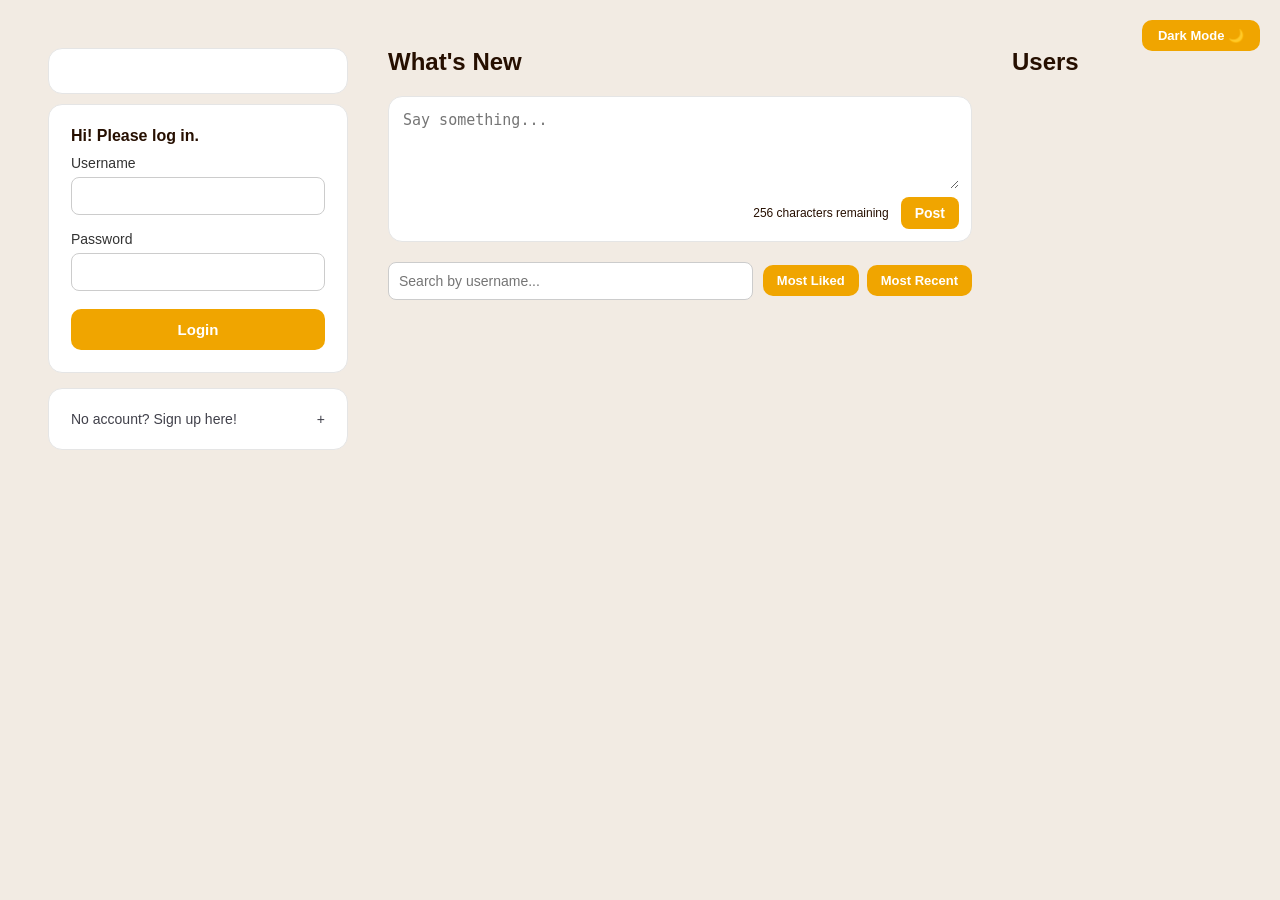
<file: src/main/resources/index.html>
<html>

<head>

  <meta charset="utf-8" />

  <!-- link style.css -->
  <link rel="stylesheet" href="style.css">

</head>

<body>
  <button id="dark-mode-btn" onclick="toggleDarkMode()">Dark Mode 🌙 </button>
  <!-- user authentication section -->
  <div class="auth-sidebar">
    <div id="connection-status-display" class="card"></div>

    <div id="error-message" class="card hidden"></div>

    <!-- login -->
    <div id="input-name" class="card">
      <div style="margin-bottom: 10px; font-weight: bold">
        Hi! Please log in.
      </div>

      <label>Username</label>
      <input type="text" id="username" autocomplete="off" />

      <label>Password</label>
      <input type="password" id="password" autocomplete="off" />

      <button onclick="loginButton()">Login</button>
    </div>

    <!--LOG OUT-->
    <button id="logout-btn" onclick="logoutButton()" hidden>
      LOG OUT
    </button>

    <!-- SIGNUP -->
    <div id="div-signup" class="card">
      <div class="signup-trigger" onclick="toggleDropdown()">
        <span>No account? Sign up here!</span>
        <span id="plus-icon">+</span>
      </div>

      <div id="signup-fields">
        <label>Username</label>
        <input type="text" id="signup-user" />

        <label>Password</label>
        <input type="password" id="signup-pass" />

        <label>Confirm Password</label>
        <input type="password" id="signup-confirm" />

        <button onclick="signupButton()">Create Account</button>
      </div>
    </div>
  </div>

  <!-- MAIN AREA -->
  <div id="main-area">
    <!-- middle column -->
    <div id="middle">
      <h2>What's New</h2>

      <div id="message-bar" hidden>
        <textarea id="sendMsg" placeholder="Say something..."></textarea>

        <!-- aligning button and char counter to the right under posting field -->
        <div class="message-footer">
          <span id="charCounter">256 characters remaining</span>
          <button id="sendButton" onclick="postButton()">Post</button>
        </div>
      </div>

      <!-- sort and username search controls (shown after login) -->
      <div id="feed-controls" hidden>
        <input id="username-search" placeholder="Search by username..." oninput="filterByUsername()" />
        <div class="sort-buttons">
          <button class="sort-btn" onclick="sortByLikes()">Most Liked</button>
          <button class="sort-btn" onclick="sortByRecent()">Most Recent</button>
        </div>
      </div>
<div id="feed"></div>
    </div>  <!-- closes #middle -->

    <!-- right column -->
    <div id="right">
      <h2>Users</h2>
      <div id="online-users"></div>
      <div id="offline-users"></div>
    </div>

  </div>  <!-- closes #main-area -->

  <!-- link script.js -->
  <script src="script.js"></script>

</body>
</html>
</file>
<file: src/main/resources/style.css>
/* website background styling */
      body {
        background-color: #f2ebe3;
        display: flex;
        padding: 40px;
        font-family: sans-serif;
      }

      .auth-sidebar {
        width: 300px;
      }

      /* card to compartmentalize sections styling */
      .card {
        background: white;
        border: 1px solid #e5e5e5;
        border-radius: 14px;
        padding: 22px;
        margin-bottom: 15px;
        color: #260f00;
      }

      /* input fields label styling */
      label {
        font-size: 14px;
        color: #333;
        display: block;
        margin-top: 10px;
      }

      /* input fields styling */
      input {
        width: 100%;
        padding: 10px;
        margin: 6px 0;
        box-sizing: border-box;
        border: 1px solid #ccc;
        border-radius: 8px;
        font-size: 14px;
      }

      /* buttons styling */
      button {
        width: 100%;
        padding: 12px;
        background: #f0a500;
        color: white;
        border: none;
        border-radius: 10px;
        cursor: pointer;
        font-weight: bold;
        margin-top: 12px;
        font-size: 15px;
      }

      /* buttons hover styling */
      button:hover {
        background: #d17102;
      }

      /* sign up styling */
      #signup-fields {
        display: none;
        margin-top: 15px;
        border-top: 1px solid;
      }

      .signup-trigger {
        display: flex;
        justify-content: space-between;
        align-items: center;
        cursor: pointer;
        color: #40404a;
        font-size: 14px;
      }

      #main-area {
        display: flex;
        flex: 1;
        margin-left: 40px;
      }

      #middle {
        flex: 1;
        margin-right: 40px;
        color: #260f00;
      }

      #middle h2 {
        margin-top: 0;
        font-size: 24px;
        font-weight: bold;
      }

      .post {
        background: white;
        border: 1px solid #e5e5e5;
        border-radius: 14px;
        padding: 18px;
        margin-bottom: 18px;
        overflow: hidden;
      }

      .post div {
        word-wrap: break-word;
        overflow-wrap: break-word;
        white-space: pre-wrap;
      }

      .post-header {
        font-weight: bold;
        margin-bottom: 6px;
        font-size: 15px;
        color: #000000;
      }

      .post-icons {
        margin-top: 12px;
        font-size: 18px;
      }

      #message-bar {
        display: flex;
        flex-direction: column;
        background: white;
        border: 1px solid #e5e5e5;
        border-radius: 14px;
        padding: 12px;
        margin-bottom: 20px;
      }

      .message-footer {
        display: flex;
        justify-content: flex-end;
        /* Pushes everything to the right */
        align-items: center;
        /* Aligns counter and button vertically */
        gap: 12px;
        /* Space between counter and button */
        width: 100%;
      }

      #sendMsg {
        width: 100%;
        border: none;
        outline: none;
        font-size: 15px;
        margin: 0 0 8px 0;
        min-height: 80px;
        resize: vertical;
      }

      #charCounter {
        width: 100%;
        text-align: right;
        font-size: 12px;
        margin-bottom: 10px;
        width: auto;
        font-size: 12px;
        margin-bottom: 0;
      }

      .over-limit {
        color: red;
      }

      #sendButton {
        background: #f0a500;
        color: white;
        border: none;
        border-radius: 8px;
        padding: 8px 14px;
        cursor: pointer;
        font-weight: bold;
        font-size: 14px;
        width: auto;
        margin-top: 0;
      }

      #sendButton:hover {
        background: #d17102;
      }

      #right {
        width: 220px;
        color: #260f00;
      }

      #right h2 {
        margin-top: 0;
        font-size: 24px;
        font-weight: bold;
      }

      .online-user {
        display: flex;
        align-items: center;
        margin-bottom: 12px;
        justify-content: space-between;
        width: 100%;
      }

      .online-user::before{
        content: "";
        display: inline-block;
        width: 8px;
        height: 8px;
        border-radius: 50%;
        background-color: green;
        margin-right: 6px;
      }

      .offline-user {
        display: flex;
        align-items: center;
        margin-bottom: 12ps;
      }

      .offline-user::before {
        content: "";
        display: inline-block;
        width: 8px;
        height: 8px;
        border-radius: 50%;
        background-color: gray;
        margin-right: 6px;
      }

      .hidden {
        display: none;
      }

      #feed-controls {
        display: flex;
        align-items: center;
        gap: 10px;
        margin-bottom: 16px;
      }

      #username-search {
        flex: 1;
        margin: 0;
      }

      .sort-buttons {
        display: flex;
        gap: 8px;
      }

      .sort-btn {
        width: auto;
        padding: 8px 14px;
        font-size: 13px;
        margin-top: 0;
      }

      .post-timestamp {
        font-size: 12px;
        font-weight: normal;
        color: #888;
        margin-left: 8px;
      }

      .post-reactions {
        margin-top: 10px;
        display: flex;
        gap: 8px;
      }

      .reaction-btn {
        width: auto;
        padding: 4px 12px;
        font-size: 13px;
        margin-top: 0;
        background: #f5f5f5;
        color: #333;
        border: 1px solid #ddd;
        border-radius: 20px;
      }

      .reaction-btn:hover {
        background: #ececec;
      }

      .block-btn {
        background: #f0a500;
        color: white;
        border: none;
        border-radius: 8px;
        padding: 8px 14px;
        cursor: pointer;
        font-weight: bold;
        font-size: 14px;
        width: 100px;
        margin-top: 0;
      }

      #connection-status-display {
        font-size: 16px;
        font-weight: bold;
        margin-bottom: 10px;
        color: #260f00;
      }

      #error-message {
        font-size: 12px;
        font-weight: bold;
        margin-bottom: 10px;
        color: #a42c22;
      }
      /* dark mode button and all dark mode styles */
      #dark-mode-btn {
        position: fixed;
        top: 20px;
        right: 20px;
        width: auto;
        padding: 8px 16px;
        font-size: 13px;
        margin-top: 0;
      }
      html.dark,
      body.dark {
        background-color: #1a1a2e;
        color: #e0e0e0;
      }

      body.dark .card {
        background: #2a2a3e;
        border-color: #444;
        color: #e0e0e0;
      }

      body.dark .post {
        background: #2a2a3e;
        border-color: #444;
      }

      body.dark .post-header {
        color: #e0e0e0;
      }

      body.dark #message-bar {
        background: #2a2a3e;
        border-color: #444;
      }

      body.dark #sendMsg {
        background: #2a2a3e;
        color: #e0e0e0;
      }

      body.dark input {
        background: #2a2a3e;
        border-color: #555;
        color: #e0e0e0;
      }

      body.dark label {
        color: #cccccc;
      }

      body.dark .reaction-btn {
        background: #3a3a5e;
        color: #e0e0e0;
        border-color: #555;
      }

      body.dark .reaction-btn:hover {
        background: #4a4a6e;
      }

      body.dark .signup-trigger {
        color: #cccccc;
      }

      body.dark #middle {
        color: #e0e0e0;
      }

      body.dark #right {
        color: #e0e0e0;
      }

      body.dark .post-timestamp {
        color: #aaaaaa;
      }

      body.dark #connection-status-display {
        color: #e0e0e0;
      }

      
      .reply-btn {
        width: auto;
        margin-top: 0;
        margin-left: auto;
      }
</file>
